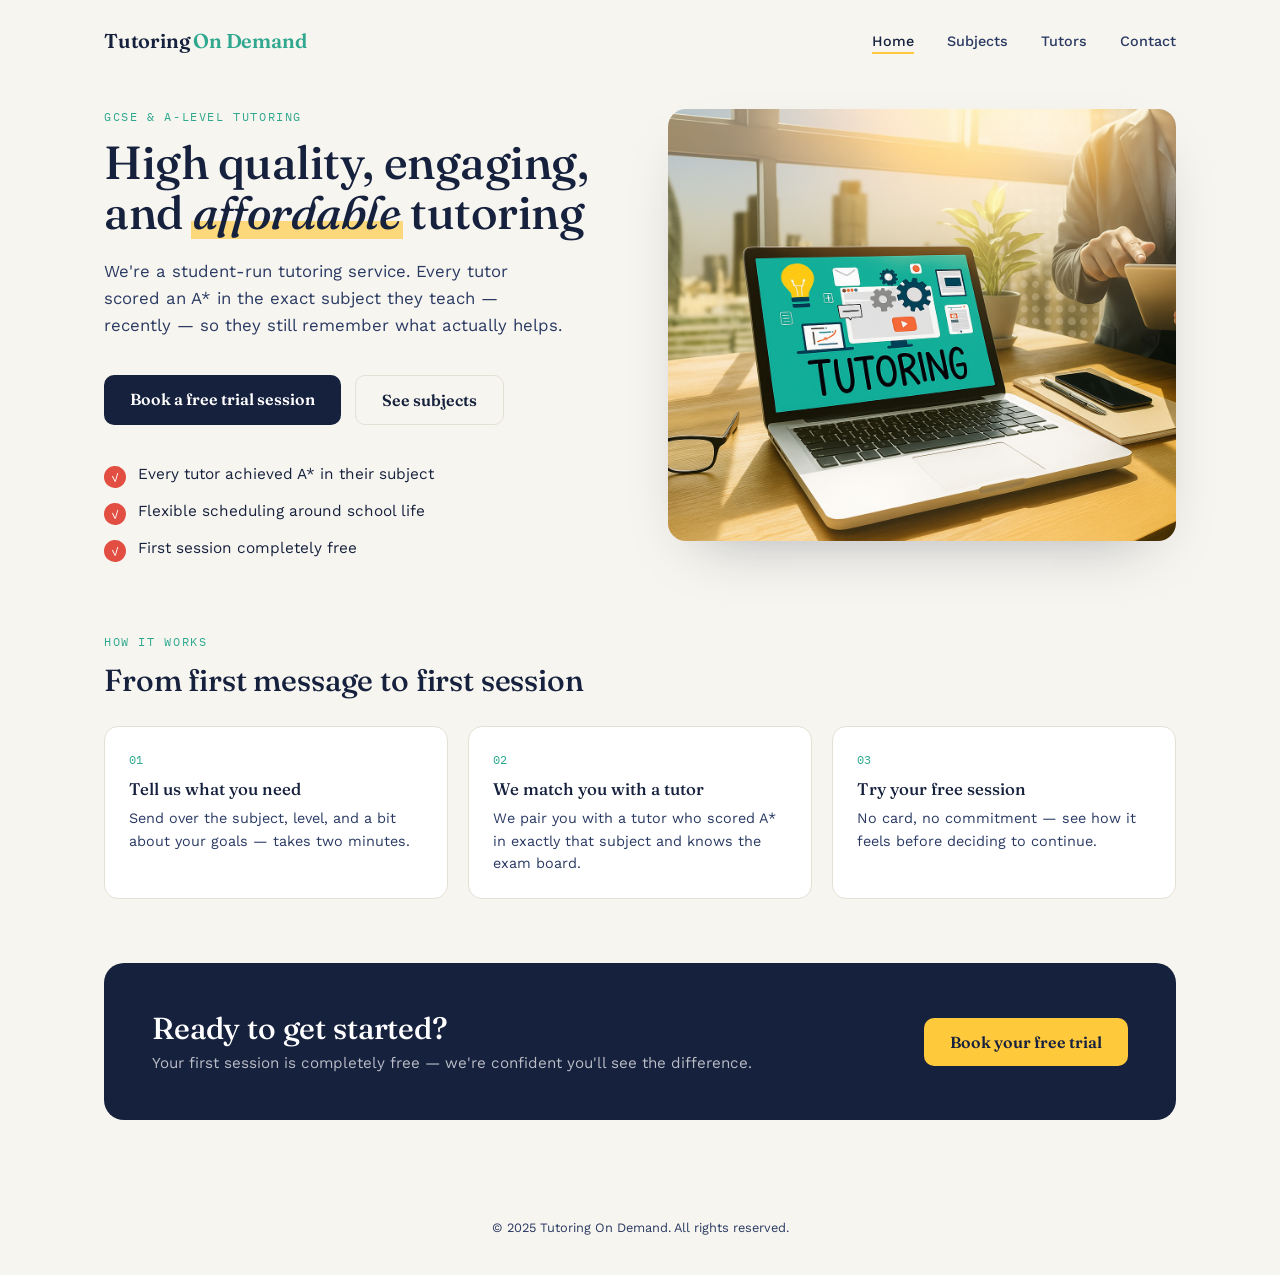
<file: index.html>
<!DOCTYPE html>
<html lang="en">
<head>
<meta charset="UTF-8">
<meta name="viewport" content="width=device-width, initial-scale=1.0">
<title>Tutoring On Demand — GCSE & A-Level Tutoring</title>
<link rel="preconnect" href="https://fonts.googleapis.com">
<link rel="preconnect" href="https://fonts.gstatic.com" crossorigin>
<link href="https://fonts.googleapis.com/css2?family=Fraunces:ital,opsz,wght@0,9..144,500;0,9..144,600;1,9..144,500&family=Work+Sans:wght@400;500;600&family=IBM+Plex+Mono:wght@500&display=swap" rel="stylesheet">
<link rel="stylesheet" href="styles.css">
<style>
  .hero-photo{
    aspect-ratio: 4/3.4;
    width: 100%;
    border-radius: 18px;
    background: var(--navy);
    object-fit: cover;
    box-shadow: 0 24px 60px -32px rgba(22,33,62,0.4);
  }

  .how-grid{
    display:grid;
    grid-template-columns: repeat(3, 1fr);
    gap: 20px;
    margin: 28px 0 0;
  }

  @media (max-width: 760px){
    .how-grid{ grid-template-columns: 1fr; }
  }

  .how-card{
    background: var(--white);
    border: 1px solid var(--paper-line);
    border-radius: 14px;
    padding: 24px;
  }

  .how-card .step-num{
    font-family:'IBM Plex Mono', monospace;
    font-size: 0.75rem;
    color: var(--teal);
    margin: 0 0 10px;
  }

  .how-card h3{
    font-family:'Fraunces', serif;
    font-weight: 500;
    font-size: 1.05rem;
    margin: 0 0 8px;
  }

  .how-card p{
    font-size: 0.9rem;
    color: var(--navy-soft);
    line-height: 1.55;
    margin: 0;
  }

  section.section{ margin-top: 72px; }
  section.section:first-of-type{ margin-top: 0; }
</style>
</head>
<body>

  <header class="site-header">
    <a href="index.html" class="brand">Tutoring <span>On Demand</span></a>
    <nav>
      <a href="index.html" class="current">Home</a>
      <a href="subjects.html">Subjects</a>
      <a href="tutors.html">Tutors</a>
      <a href="contact.html">Contact</a>
    </nav>
  </header>

  <main class="wrap">

    <section class="wrap split" style="padding:0; margin-bottom:0;">
      <div>
        <p class="eyebrow">GCSE & A-Level tutoring</p>
        <h1>High quality, engaging, and <em class="mark">affordable</em> tutoring</h1>
        <p class="lede">We're a student-run tutoring service. Every tutor scored an A* in the exact subject they teach — recently — so they still remember what actually helps.</p>
        <div style="display:flex; gap:14px; flex-wrap:wrap; margin-bottom: 40px;">
          <a href="contact.html" class="btn">Book a free trial session</a>
          <a href="subjects.html" class="btn secondary">See subjects</a>
        </div>
        <ul class="trust-list" style="margin-bottom:0;">
          <li><span class="tick">✓</span> Every tutor achieved A* in their subject</li>
          <li><span class="tick">✓</span> Flexible scheduling around school life</li>
          <li><span class="tick">✓</span> First session completely free</li>
        </ul>
      </div>
      <img class="hero-photo" src="tutoring_image.png" alt="A tutor working through a problem with a student">
    </section>

    <section class="section">
      <p class="eyebrow">How it works</p>
      <h2>From first message to first session</h2>
      <div class="how-grid">
        <div class="how-card">
          <p class="step-num">01</p>
          <h3>Tell us what you need</h3>
          <p>Send over the subject, level, and a bit about your goals — takes two minutes.</p>
        </div>
        <div class="how-card">
          <p class="step-num">02</p>
          <h3>We match you with a tutor</h3>
          <p>We pair you with a tutor who scored A* in exactly that subject and knows the exam board.</p>
        </div>
        <div class="how-card">
          <p class="step-num">03</p>
          <h3>Try your free session</h3>
          <p>No card, no commitment — see how it feels before deciding to continue.</p>
        </div>
      </div>
    </section>

    <div class="cta-band">
      <div>
        <h2>Ready to get started?</h2>
        <p>Your first session is completely free — we're confident you'll see the difference.</p>
      </div>
      <a href="contact.html" class="btn" style="background: var(--marker); color: var(--navy);">Book your free trial</a>
    </div>

  </main>

  <footer>&copy; 2025 Tutoring On Demand. All rights reserved.</footer>

</body>
</html>
</file>
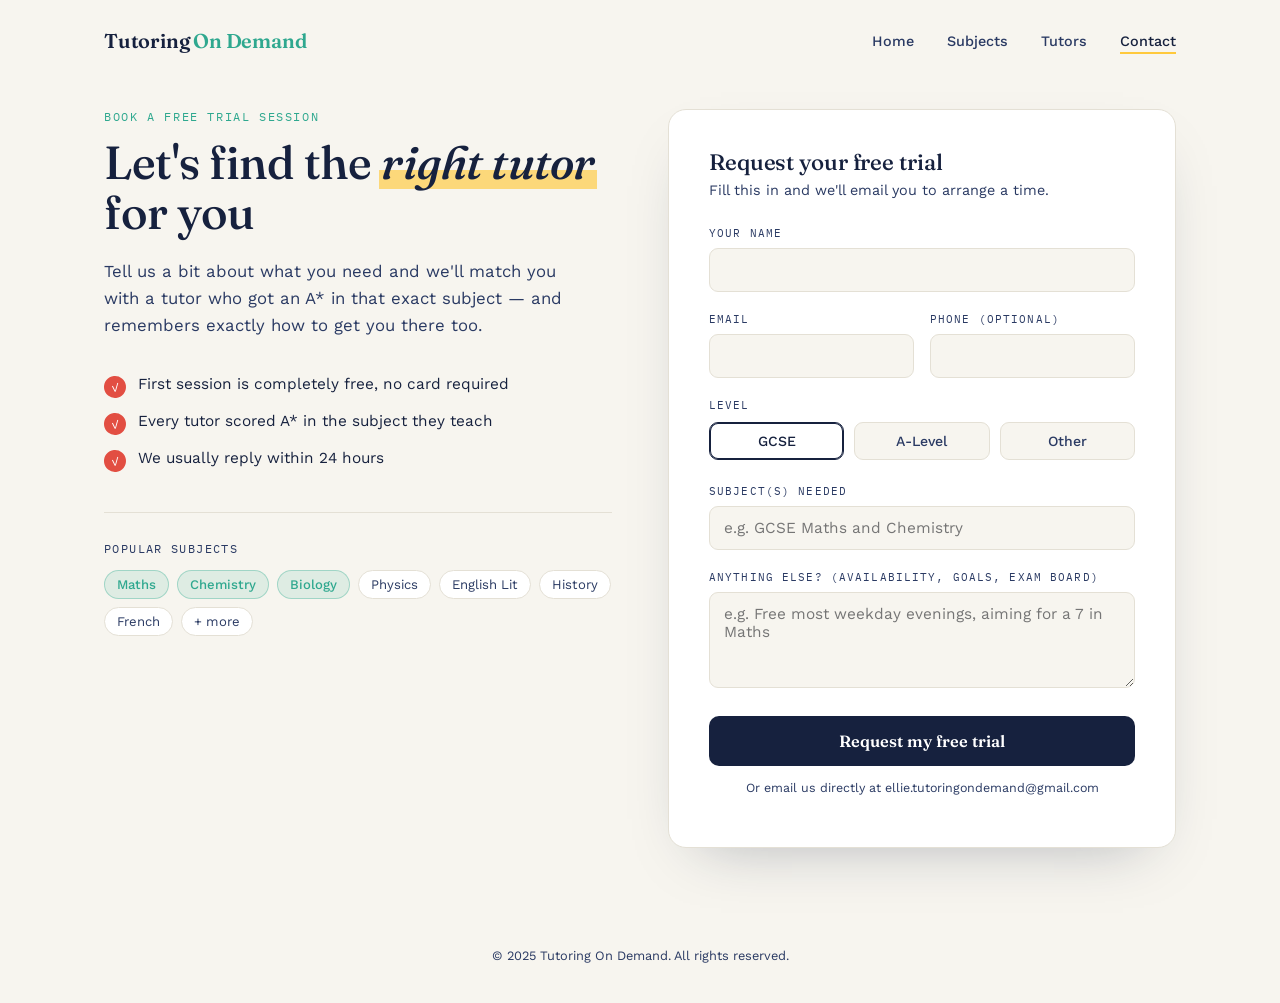
<file: contact.html>
<!DOCTYPE html>
<html lang="en">
<head>
<meta charset="UTF-8">
<meta name="viewport" content="width=device-width, initial-scale=1.0">
<title>Contact - Tutoring On Demand</title>
<link rel="preconnect" href="https://fonts.googleapis.com">
<link rel="preconnect" href="https://fonts.gstatic.com" crossorigin>
<link href="https://fonts.googleapis.com/css2?family=Fraunces:ital,opsz,wght@0,9..144,500;0,9..144,600;1,9..144,500&family=Work+Sans:wght@400;500;600&family=IBM+Plex+Mono:wght@500&display=swap" rel="stylesheet">
<link rel="stylesheet" href="styles.css">
</head>
<body>

  <header class="site-header">
    <a href="index.html" class="brand">Tutoring <span>On Demand</span></a>
    <nav>
      <a href="index.html">Home</a>
      <a href="subjects.html">Subjects</a>
      <a href="tutors.html">Tutors</a>
      <a href="contact.html" class="current">Contact</a>
    </nav>
  </header>

  <main class="wrap split">
    <div>
      <p class="eyebrow">Book a free trial session</p>
      <h1>Let's find the <em class="mark">right tutor</em> for you</h1>
      <p class="lede">Tell us a bit about what you need and we'll match you with a tutor who got an A* in that exact subject — and remembers exactly how to get you there too.</p>

      <ul class="trust-list">
        <li><span class="tick">✓</span> First session is completely free, no card required</li>
        <li><span class="tick">✓</span> Every tutor scored A* in the subject they teach</li>
        <li><span class="tick">✓</span> We usually reply within 24 hours</li>
      </ul>

      <div class="subject-block">
        <p class="label">Popular subjects</p>
        <div class="tags">
          <span class="tag accent">Maths</span>
          <span class="tag accent">Chemistry</span>
          <span class="tag accent">Biology</span>
          <span class="tag">Physics</span>
          <span class="tag">English Lit</span>
          <span class="tag">History</span>
          <span class="tag">French</span>
          <span class="tag">+ more</span>
        </div>
      </div>
    </div>

    <div class="card">
      <h2>Request your free trial</h2>
      <p class="sub">Fill this in and we'll email you to arrange a time.</p>

      <form id="bookingForm" autocomplete="on">
        <div class="field">
          <label for="parentName">Your name</label>
          <input type="text" id="parentName" name="name" required>
        </div>

        <div class="field-row">
          <div class="field">
            <label for="email">Email</label>
            <input type="email" id="email" name="email" required>
          </div>
          <div class="field">
            <label for="phone">Phone (optional)</label>
            <input type="tel" id="phone" name="phone">
          </div>
        </div>

        <fieldset>
          <legend>Level</legend>
          <div class="level-options">
            <label><input type="radio" name="level" value="GCSE" checked><span>GCSE</span></label>
            <label><input type="radio" name="level" value="A-Level"><span>A-Level</span></label>
            <label><input type="radio" name="level" value="Other"><span>Other</span></label>
          </div>
        </fieldset>

        <div class="field">
          <label for="subject">Subject(s) needed</label>
          <input type="text" id="subject" name="subject" placeholder="e.g. GCSE Maths and Chemistry" required>
        </div>

        <div class="field">
          <label for="message">Anything else? (availability, goals, exam board)</label>
          <textarea id="message" name="message" placeholder="e.g. Free most weekday evenings, aiming for a 7 in Maths"></textarea>
        </div>

        <!-- honeypot spam trap, hidden from real users -->
        <div style="position:absolute; left:-9999px;" aria-hidden="true">
          <label for="company">Company</label>
          <input type="text" id="company" name="company" tabindex="-1" autocomplete="off">
        </div>

        <button type="submit" class="submit" id="submitBtn">Request my free trial</button>
        <p class="fineprint">Or email us directly at ellie.tutoringondemand@gmail.com</p>

        <div class="status-msg" id="statusMsg" role="status"></div>
      </form>
    </div>
  </main>

  <footer>&copy; 2025 Tutoring On Demand. All rights reserved.</footer>

<script>
  // ---- Booking form submission ----
  // This form posts to Formspree (https://formspree.io), a free service that
  // forwards submissions straight to your inbox — no backend server needed.
  //
  // SETUP (one-time, ~2 minutes):
  // 1. Go to https://formspree.io and sign up free.
  // 2. Create a new form, it gives you an endpoint like:
  //       https://formspree.io/f/abcd1234
  // 3. Replace YOUR_FORM_ID below with that ID.
  // 4. Formspree will ask you to confirm your email the first time — do that.

  const FORMSPREE_ENDPOINT = "https://formspree.io/f/mnpazyvd";

  const form = document.getElementById('bookingForm');
  const statusMsg = document.getElementById('statusMsg');
  const submitBtn = document.getElementById('submitBtn');

  // little "marked" tick animation as fields are filled in correctly
  form.querySelectorAll('input[required], textarea[required]').forEach(el => {
    el.addEventListener('blur', () => {
      const field = el.closest('.field');
      if(!field) return;
      if(el.checkValidity() && el.value.trim() !== ''){
        field.classList.add('valid');
      } else {
        field.classList.remove('valid');
      }
    });
  });

  form.addEventListener('submit', async (e) => {
    e.preventDefault();
    statusMsg.className = 'status-msg';
    statusMsg.textContent = '';

    // honeypot check
    if(form.company.value){
      return; // silently drop likely spam
    }

    submitBtn.disabled = true;
    submitBtn.textContent = 'Sending…';

    try {
      const formData = new FormData(form);
      const response = await fetch(FORMSPREE_ENDPOINT, {
        method: 'POST',
        body: formData,
        headers: { 'Accept': 'application/json' }
      });

      if (response.ok) {
        statusMsg.classList.add('success');
        statusMsg.textContent = "Thanks — that's in! We'll email you within 24 hours to set up your free trial.";
        form.reset();
        form.querySelectorAll('.field.valid').forEach(f => f.classList.remove('valid'));
      } else {
        throw new Error('Form submission failed');
      }
    } catch (err) {
      statusMsg.classList.add('error');
      statusMsg.textContent = "Something went wrong sending that. Please email ellie.tutoringondemand@gmail.com directly instead.";
    } finally {
      submitBtn.disabled = false;
      submitBtn.textContent = 'Request my free trial';
    }
  });
</script>

</body>
</html>
</file>
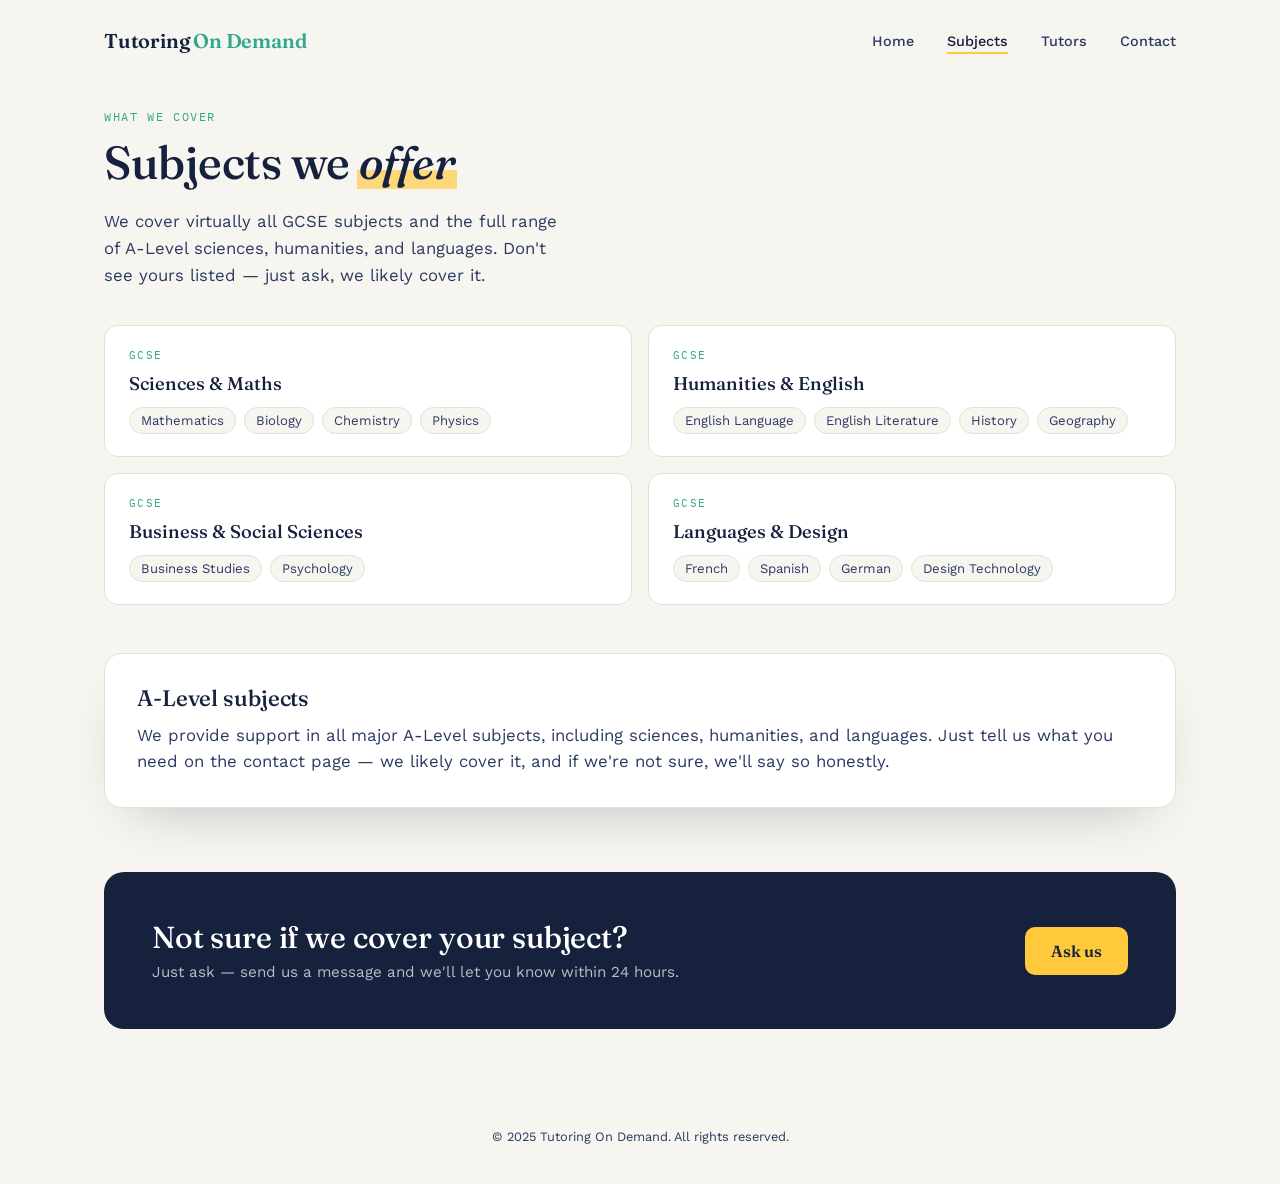
<file: subjects.html>
<!DOCTYPE html>
<html lang="en">
<head>
<meta charset="UTF-8">
<meta name="viewport" content="width=device-width, initial-scale=1.0">
<title>Subjects - Tutoring On Demand</title>
<link rel="preconnect" href="https://fonts.googleapis.com">
<link rel="preconnect" href="https://fonts.gstatic.com" crossorigin>
<link href="https://fonts.googleapis.com/css2?family=Fraunces:ital,opsz,wght@0,9..144,500;0,9..144,600;1,9..144,500&family=Work+Sans:wght@400;500;600&family=IBM+Plex+Mono:wght@500&display=swap" rel="stylesheet">
<link rel="stylesheet" href="styles.css">
</head>
<body>

  <header class="site-header">
    <a href="index.html" class="brand">Tutoring <span>On Demand</span></a>
    <nav>
      <a href="index.html">Home</a>
      <a href="subjects.html" class="current">Subjects</a>
      <a href="tutors.html">Tutors</a>
      <a href="contact.html">Contact</a>
    </nav>
  </header>

  <main class="wrap">
    <p class="eyebrow">What we cover</p>
    <h1>Subjects we <em class="mark">offer</em></h1>
    <p class="lede">We cover virtually all GCSE subjects and the full range of A-Level sciences, humanities, and languages. Don't see yours listed — just ask, we likely cover it.</p>

    <div class="subject-grid">
      <div class="subject-card">
        <p class="subject-eyebrow">GCSE</p>
        <h3>Sciences & Maths</h3>
        <ul>
          <li>Mathematics</li>
          <li>Biology</li>
          <li>Chemistry</li>
          <li>Physics</li>
        </ul>
      </div>

      <div class="subject-card">
        <p class="subject-eyebrow">GCSE</p>
        <h3>Humanities & English</h3>
        <ul>
          <li>English Language</li>
          <li>English Literature</li>
          <li>History</li>
          <li>Geography</li>
        </ul>
      </div>

      <div class="subject-card">
        <p class="subject-eyebrow">GCSE</p>
        <h3>Business & Social Sciences</h3>
        <ul>
          <li>Business Studies</li>
          <li>Psychology</li>
        </ul>
      </div>

      <div class="subject-card">
        <p class="subject-eyebrow">GCSE</p>
        <h3>Languages & Design</h3>
        <ul>
          <li>French</li>
          <li>Spanish</li>
          <li>German</li>
          <li>Design Technology</li>
        </ul>
      </div>
    </div>

    <div class="subject-block" style="border-top:none; padding-top:0;">
      <div class="card" style="padding: 32px;">
        <h2 style="margin-bottom:10px;">A-Level subjects</h2>
        <p class="lede" style="margin-bottom:0; max-width:none;">We provide support in all major A-Level subjects, including sciences, humanities, and languages. Just tell us what you need on the contact page — we likely cover it, and if we're not sure, we'll say so honestly.</p>
      </div>
    </div>

    <div class="cta-band">
      <div>
        <h2>Not sure if we cover your subject?</h2>
        <p>Just ask — send us a message and we'll let you know within 24 hours.</p>
      </div>
      <a href="contact.html" class="btn" style="background: var(--marker); color: var(--navy);">Ask us</a>
    </div>
  </main>

  <footer>&copy; 2025 Tutoring On Demand. All rights reserved.</footer>

</body>
</html>
</file>
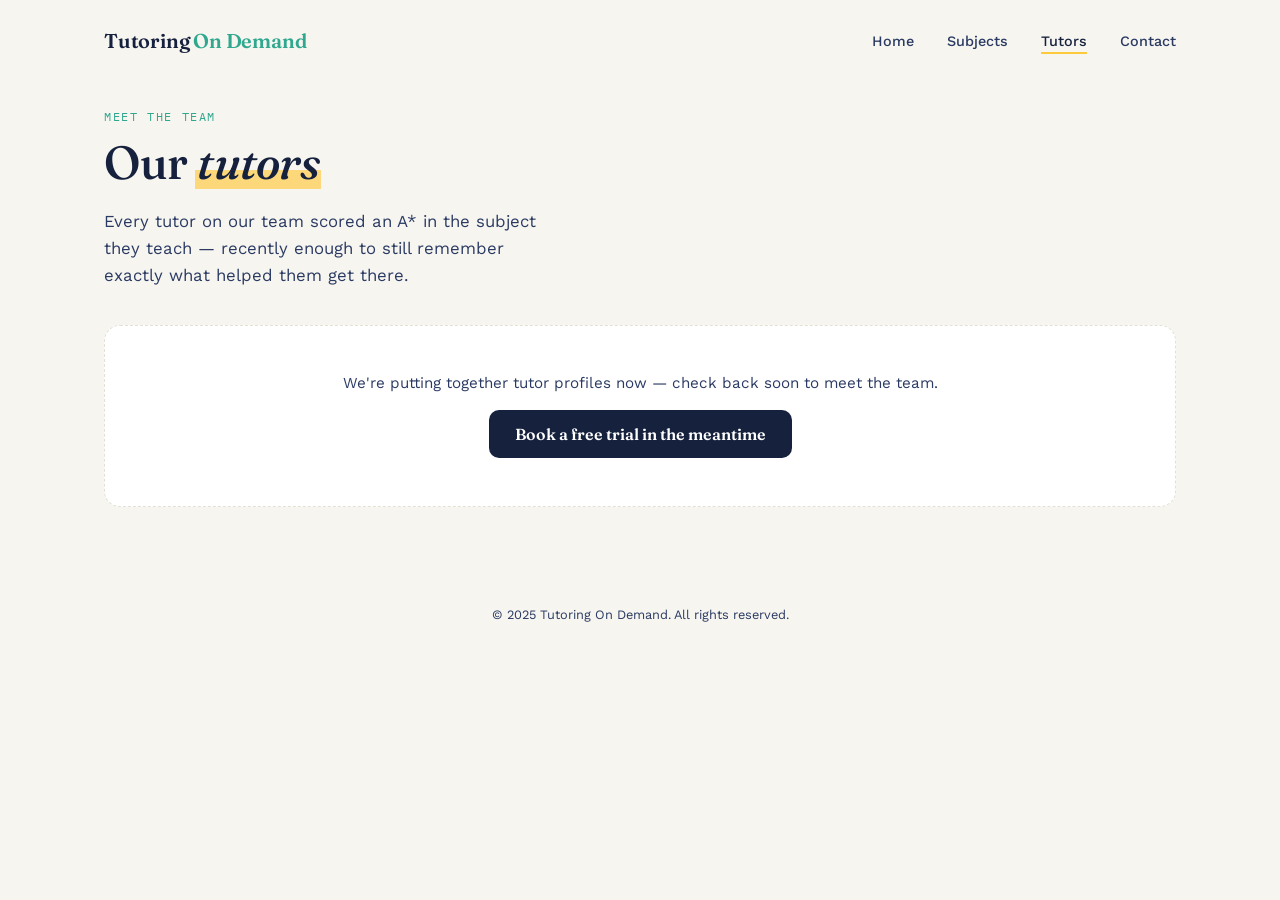
<file: tutors.html>
<!DOCTYPE html>
<html lang="en">
<head>
<meta charset="UTF-8">
<meta name="viewport" content="width=device-width, initial-scale=1.0">
<title>Our Tutors - Tutoring On Demand</title>
<link rel="preconnect" href="https://fonts.googleapis.com">
<link rel="preconnect" href="https://fonts.gstatic.com" crossorigin>
<link href="https://fonts.googleapis.com/css2?family=Fraunces:ital,opsz,wght@0,9..144,500;0,9..144,600;1,9..144,500&family=Work+Sans:wght@400;500;600&family=IBM+Plex+Mono:wght@500&display=swap" rel="stylesheet">
<link rel="stylesheet" href="styles.css">
</head>
<body>

  <header class="site-header">
    <a href="index.html" class="brand">Tutoring <span>On Demand</span></a>
    <nav>
      <a href="index.html">Home</a>
      <a href="subjects.html">Subjects</a>
      <a href="tutors.html" class="current">Tutors</a>
      <a href="contact.html">Contact</a>
    </nav>
  </header>

  <main class="wrap">
    <p class="eyebrow">Meet the team</p>
    <h1>Our <em class="mark">tutors</em></h1>
    <p class="lede">Every tutor on our team scored an A* in the subject they teach — recently enough to still remember exactly what helped them get there.</p>

    <!-- ============================================================
         TUTOR CARDS GO HERE.

         To add a tutor once you have their photo + bio, copy ONE
         block below (from <div class="tutor-card"> to the matching
         closing </div>), paste it inside <div class="tutor-grid">,
         and edit:
           - src="PHOTO_FILENAME.jpg"  -> their photo file
           - alt="..."                 -> their name, for accessibility
           - Subject eyebrow            -> e.g. "Maths & Physics"
           - <h3>Name</h3>              -> their name
           - <p class="grade">          -> e.g. "A* Maths, A* Physics — University of Bristol"
           - <p class="bio">            -> 2-3 sentence intro paragraph

         Then delete (or keep, see below) the empty-state box.
         ============================================================ -->

    <!--
    <div class="tutor-grid">
      <div class="tutor-card">
        <img class="tutor-photo" src="tutors/example-name.jpg" alt="Photo of [Tutor Name]">
        <div class="tutor-body">
          <p class="subject-eyebrow">Maths & Physics</p>
          <h3>Tutor Name</h3>
          <p class="grade">A* Maths, A* Physics — studying at [University]</p>
          <p class="bio">A short, friendly introduction: what they're studying now, how long they've tutored, and what they enjoy about teaching these subjects.</p>
        </div>
      </div>
    </div>
    -->

    <div class="empty-state">
      <p>We're putting together tutor profiles now — check back soon to meet the team.</p>
      <a href="contact.html" class="btn">Book a free trial in the meantime</a>
    </div>

  </main>

  <footer>&copy; 2025 Tutoring On Demand. All rights reserved.</footer>

</body>
</html>
</file>
<file: styles.css>
/* ========================================================
   Tutoring On Demand — shared site styles
   Used by: index.html, subjects.html, tutors.html, contact.html
   ======================================================== */

:root{
  --navy: #16213E;
  --navy-soft: #2A3A63;
  --paper: #F7F5EF;
  --paper-line: #E4E0D5;
  --teal: #2FA88F;
  --marker: #FFC93C;
  --ink-red: #E24E42;
  --white: #FFFFFF;
}

*{ box-sizing: border-box; }

body{
  margin:0;
  background: var(--paper);
  color: var(--navy);
  font-family: 'Work Sans', sans-serif;
  -webkit-font-smoothing: antialiased;
}

a{ color: inherit; }

img{ max-width: 100%; display:block; }

/* ---------- Header / nav ---------- */

.site-header{
  max-width: 1120px;
  margin: 0 auto;
  padding: 28px 24px 0;
  display:flex;
  align-items:center;
  justify-content: space-between;
}

.brand{
  font-family: 'Fraunces', serif;
  font-weight: 600;
  font-size: 1.25rem;
  letter-spacing: -0.01em;
  text-decoration: none;
}

.brand span{ color: var(--teal); }

nav a{
  text-decoration:none;
  font-size: 0.9rem;
  font-weight: 500;
  margin-left: 28px;
  color: var(--navy-soft);
}

nav a.current{ color: var(--navy); border-bottom: 2px solid var(--marker); padding-bottom: 3px; }

@media (max-width: 560px){
  .site-header{ flex-direction: column; align-items:flex-start; gap: 14px; }
  nav a{ margin-left: 0; margin-right: 20px; }
}

/* ---------- Shared layout ---------- */

.wrap{
  max-width: 1120px;
  margin: 0 auto;
  padding: 56px 24px 100px;
}

.wrap.split{
  display:grid;
  grid-template-columns: 1fr 1fr;
  gap: 56px;
  align-items: start;
}

@media (max-width: 860px){
  .wrap.split{ grid-template-columns: 1fr; }
  .wrap{ padding-top: 32px; }
}

.eyebrow{
  font-family:'IBM Plex Mono', monospace;
  font-size: 0.72rem;
  text-transform: uppercase;
  letter-spacing: 0.14em;
  color: var(--teal);
  margin: 0 0 14px;
}

h1{
  font-family:'Fraunces', serif;
  font-weight: 500;
  font-size: clamp(2.1rem, 4vw, 2.9rem);
  line-height: 1.08;
  margin: 0 0 20px;
  letter-spacing: -0.01em;
}

h2{
  font-family:'Fraunces', serif;
  font-weight: 500;
  font-size: clamp(1.5rem, 2.6vw, 1.9rem);
  line-height: 1.15;
  margin: 0 0 16px;
  letter-spacing: -0.005em;
}

em{
  font-style: italic;
  font-weight: 500;
  position: relative;
  white-space: nowrap;
}

em.mark::after{
  content:"";
  position: absolute;
  left: -2px; right: -2px; bottom: 2px;
  height: 0.4em;
  background: var(--marker);
  z-index: -1;
  opacity: 0.65;
}

.lede{
  font-size: 1.05rem;
  line-height: 1.6;
  color: var(--navy-soft);
  max-width: 46ch;
  margin: 0 0 36px;
}

/* ---------- Trust list (ticks) ---------- */

.trust-list{
  list-style:none;
  padding:0;
  margin: 0 0 40px;
  display:flex;
  flex-direction: column;
  gap: 14px;
}

.trust-list li{
  display:flex;
  align-items:flex-start;
  gap: 12px;
  font-size: 0.96rem;
  color: var(--navy);
}

.tick{
  flex: none;
  width: 22px; height: 22px;
  border-radius: 50%;
  background: var(--ink-red);
  color: var(--white);
  display:flex; align-items:center; justify-content:center;
  font-family:'IBM Plex Mono', monospace;
  font-size: 0.75rem;
  margin-top: 1px;
  transform: rotate(-6deg);
}

/* ---------- Tags ---------- */

.subject-block{
  border-top: 1px solid var(--paper-line);
  padding-top: 28px;
}

.subject-block p.label{
  font-family:'IBM Plex Mono', monospace;
  font-size: 0.72rem;
  text-transform: uppercase;
  letter-spacing: 0.12em;
  color: var(--navy-soft);
  margin: 0 0 14px;
}

.tags{
  display:flex;
  flex-wrap: wrap;
  gap: 8px;
}

.tag{
  font-size: 0.82rem;
  padding: 6px 12px;
  border-radius: 999px;
  background: var(--white);
  border: 1px solid var(--paper-line);
  color: var(--navy-soft);
}

.tag.accent{
  background: rgba(47,168,143,0.12);
  border-color: rgba(47,168,143,0.35);
  color: var(--teal);
  font-weight: 500;
}

/* ---------- Card ---------- */

.card{
  background: var(--white);
  border: 1px solid var(--paper-line);
  border-radius: 18px;
  padding: 40px;
  box-shadow: 0 24px 60px -32px rgba(22,33,62,0.35);
}

@media (max-width: 480px){
  .card{ padding: 28px 22px; }
}

.card h2{ font-size: 1.4rem; margin: 0 0 6px; }

.card .sub{
  font-size: 0.9rem;
  color: var(--navy-soft);
  margin: 0 0 28px;
}

/* ---------- Buttons ---------- */

.btn{
  display:inline-block;
  font-family:'Fraunces', serif;
  font-weight: 600;
  font-size: 1rem;
  padding: 14px 26px;
  border-radius: 10px;
  border: none;
  background: var(--navy);
  color: var(--white);
  text-decoration: none;
  cursor: pointer;
  transition: background 0.15s ease, transform 0.1s ease;
}

.btn:hover{ background: var(--navy-soft); }
.btn:active{ transform: translateY(1px); }

.btn.secondary{
  background: transparent;
  color: var(--navy);
  border: 1.5px solid var(--paper-line);
}

.btn.secondary:hover{ border-color: var(--navy); background: var(--white); }

/* ---------- Forms (contact page) ---------- */

.field{ margin-bottom: 20px; }

.field label{
  display:block;
  font-family:'IBM Plex Mono', monospace;
  font-size: 0.7rem;
  text-transform: uppercase;
  letter-spacing: 0.1em;
  color: var(--navy-soft);
  margin-bottom: 8px;
}

.field-row{
  display:grid;
  grid-template-columns: 1fr 1fr;
  gap: 16px;
}

@media (max-width: 480px){
  .field-row{ grid-template-columns: 1fr; }
}

input, select, textarea{
  width: 100%;
  font-family: 'Work Sans', sans-serif;
  font-size: 0.96rem;
  padding: 12px 14px;
  border-radius: 9px;
  border: 1.5px solid var(--paper-line);
  background: var(--paper);
  color: var(--navy);
  transition: border-color 0.15s ease, background 0.15s ease;
}

textarea{ min-height: 96px; resize: vertical; }

input:focus, select:focus, textarea:focus{
  outline: none;
  border-color: var(--teal);
  background: var(--white);
}

input:focus-visible, select:focus-visible, textarea:focus-visible{
  outline: 2px solid var(--teal);
  outline-offset: 1px;
}

.field.valid label::after{
  content: " \2713";
  color: var(--ink-red);
}

fieldset{ border: none; padding: 0; margin: 0 0 24px; }

fieldset legend{
  font-family:'IBM Plex Mono', monospace;
  font-size: 0.7rem;
  text-transform: uppercase;
  letter-spacing: 0.1em;
  color: var(--navy-soft);
  margin-bottom: 10px;
  padding: 0;
}

.level-options{ display:flex; gap: 10px; }

.level-options label{
  flex:1;
  text-align:center;
  font-family: 'Work Sans', sans-serif;
  text-transform: none;
  letter-spacing: normal;
  font-size: 0.88rem;
  font-weight: 500;
  padding: 10px 8px;
  border-radius: 9px;
  border: 1.5px solid var(--paper-line);
  background: var(--paper);
  cursor: pointer;
  color: var(--navy-soft);
}

.level-options input{ position: absolute; opacity: 0; pointer-events: none; }
.level-options input:checked + span{ color: var(--navy); }
.level-options label:has(input:checked){
  border-color: var(--navy);
  background: var(--white);
  color: var(--navy);
  box-shadow: inset 0 0 0 1px var(--navy);
}

button.submit{
  width: 100%;
  font-family:'Fraunces', serif;
  font-weight: 600;
  font-size: 1.02rem;
  padding: 15px 18px;
  border-radius: 10px;
  border: none;
  background: var(--navy);
  color: var(--white);
  cursor: pointer;
  transition: background 0.15s ease, transform 0.1s ease;
  margin-top: 4px;
}

button.submit:hover{ background: var(--navy-soft); }
button.submit:active{ transform: translateY(1px); }
button.submit:disabled{ opacity: 0.6; cursor: default; }

.fineprint{
  font-size: 0.78rem;
  color: var(--navy-soft);
  text-align:center;
  margin-top: 14px;
}

.status-msg{
  display:none;
  margin-top: 18px;
  padding: 14px 16px;
  border-radius: 9px;
  font-size: 0.9rem;
  line-height: 1.5;
}

.status-msg.success{
  display:block;
  background: rgba(47,168,143,0.12);
  color: #1E7A67;
  border: 1px solid rgba(47,168,143,0.3);
}

.status-msg.error{
  display:block;
  background: rgba(226,78,66,0.1);
  color: #B23A2F;
  border: 1px solid rgba(226,78,66,0.3);
}

/* ---------- Subject grid (subjects page) ---------- */

.subject-grid{
  display:grid;
  grid-template-columns: repeat(2, 1fr);
  gap: 16px;
  margin: 32px 0 48px;
}

@media (max-width: 640px){
  .subject-grid{ grid-template-columns: 1fr; }
}

.subject-card{
  background: var(--white);
  border: 1px solid var(--paper-line);
  border-radius: 14px;
  padding: 22px 24px;
}

.subject-card .subject-eyebrow{
  font-family:'IBM Plex Mono', monospace;
  font-size: 0.68rem;
  text-transform: uppercase;
  letter-spacing: 0.12em;
  color: var(--teal);
  margin: 0 0 10px;
}

.subject-card h3{
  font-family:'Fraunces', serif;
  font-weight: 500;
  font-size: 1.15rem;
  margin: 0 0 12px;
}

.subject-card ul{
  list-style:none;
  padding:0;
  margin:0;
  display:flex;
  flex-wrap:wrap;
  gap: 8px;
}

.subject-card li{
  font-size: 0.82rem;
  padding: 5px 11px;
  border-radius: 999px;
  background: var(--paper);
  border: 1px solid var(--paper-line);
  color: var(--navy-soft);
}

/* ---------- Tutor cards (tutors page) ---------- */

.tutor-grid{
  display:grid;
  grid-template-columns: repeat(3, 1fr);
  gap: 24px;
  margin-top: 32px;
}

@media (max-width: 860px){
  .tutor-grid{ grid-template-columns: repeat(2, 1fr); }
}

@media (max-width: 600px){
  .tutor-grid{ grid-template-columns: 1fr; }
}

.tutor-card{
  background: var(--white);
  border: 1px solid var(--paper-line);
  border-radius: 16px;
  overflow: hidden;
  display:flex;
  flex-direction: column;
}

.tutor-photo{
  aspect-ratio: 4 / 3;
  width: 100%;
  background: var(--navy);
  display:flex;
  align-items:center;
  justify-content:center;
  color: rgba(255,255,255,0.5);
  font-family:'IBM Plex Mono', monospace;
  font-size: 0.75rem;
  text-align:center;
  padding: 16px;
  object-fit: cover;
}

.tutor-body{ padding: 20px 22px 24px; }

.tutor-body .subject-eyebrow{
  font-family:'IBM Plex Mono', monospace;
  font-size: 0.68rem;
  text-transform: uppercase;
  letter-spacing: 0.1em;
  color: var(--teal);
  margin: 0 0 8px;
}

.tutor-body h3{
  font-family:'Fraunces', serif;
  font-weight: 500;
  font-size: 1.2rem;
  margin: 0 0 4px;
}

.tutor-body .grade{
  font-size: 0.82rem;
  color: var(--navy-soft);
  margin: 0 0 12px;
}

.tutor-body p.bio{
  font-size: 0.9rem;
  line-height: 1.55;
  color: var(--navy-soft);
  margin: 0;
}

.empty-state{
  text-align:center;
  padding: 48px 24px;
  background: var(--white);
  border: 1.5px dashed var(--paper-line);
  border-radius: 16px;
  color: var(--navy-soft);
}

.empty-state p{ margin: 0 0 18px; font-size: 0.95rem; }

/* ---------- CTA band ---------- */

.cta-band{
  margin-top: 64px;
  background: var(--navy);
  border-radius: 20px;
  padding: 48px;
  display:flex;
  align-items:center;
  justify-content: space-between;
  gap: 24px;
  flex-wrap: wrap;
}

.cta-band h2{ color: var(--white); margin:0; }
.cta-band p{ color: rgba(255,255,255,0.7); margin: 8px 0 0; font-size: 0.95rem; }

/* ---------- Footer ---------- */

footer{
  max-width: 1120px;
  margin: 0 auto;
  padding: 0 24px 40px;
  font-size: 0.8rem;
  color: var(--navy-soft);
  text-align:center;
}

@media (prefers-reduced-motion: reduce){
  *{ transition: none !important; }
}
</file>
